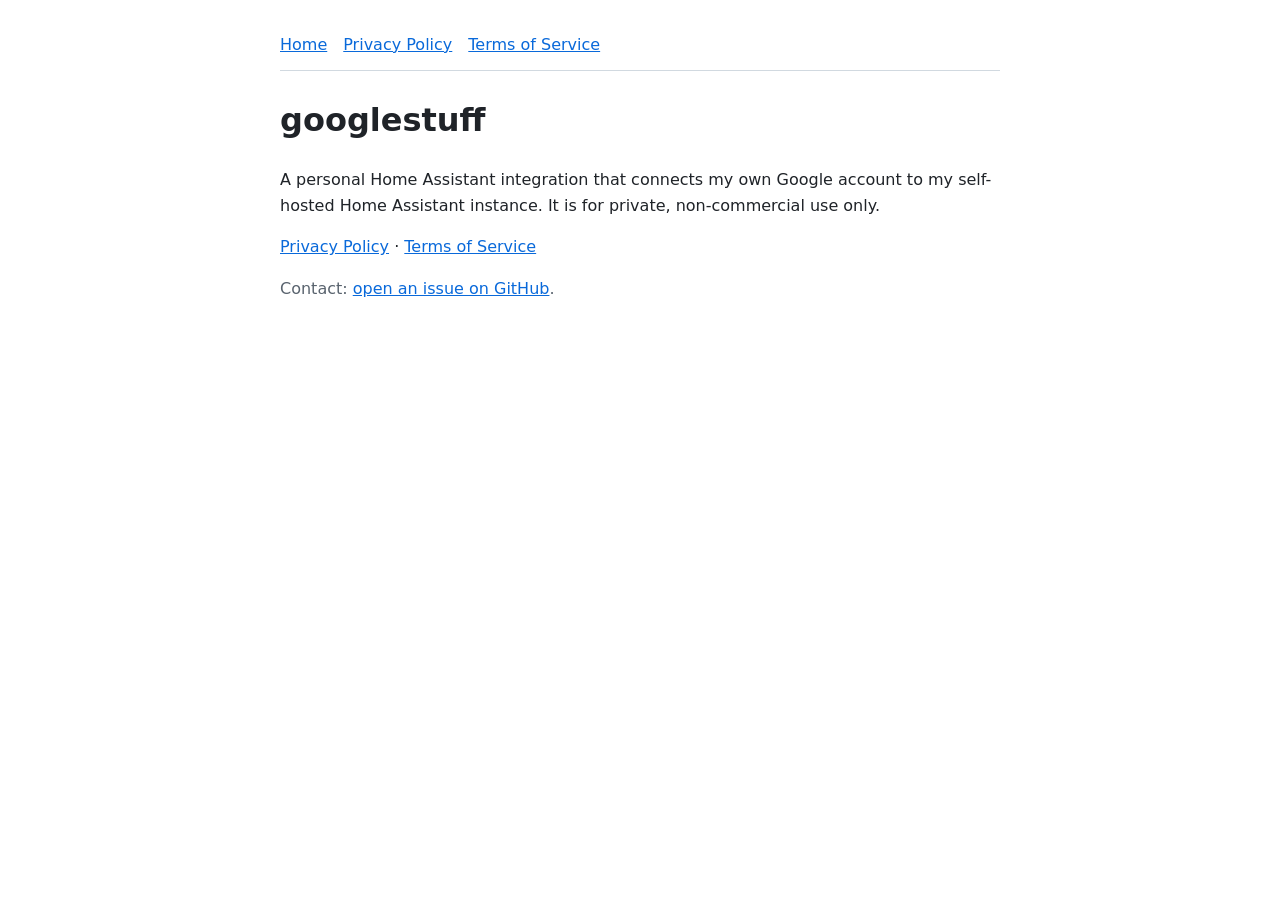
<file: index.html>
<!doctype html><html lang="en"><head><meta charset="utf-8"><meta name="viewport" content="width=device-width,initial-scale=1">
<title>googlestuff</title><link rel="stylesheet" href="style.css"></head><body><main>
<nav><a href="./">Home</a><a href="privacy.html">Privacy Policy</a><a href="terms.html">Terms of Service</a></nav>
<h1>googlestuff</h1>
<p>A personal Home Assistant integration that connects my own Google account to my self-hosted Home Assistant instance. It is for private, non-commercial use only.</p>
<p><a href="privacy.html">Privacy Policy</a> · <a href="terms.html">Terms of Service</a></p>
<p class="muted">Contact: <a href="https://github.com/irnutsmurt/googlestuff/issues">open an issue on GitHub</a>.</p>
</main></body></html>
</file>
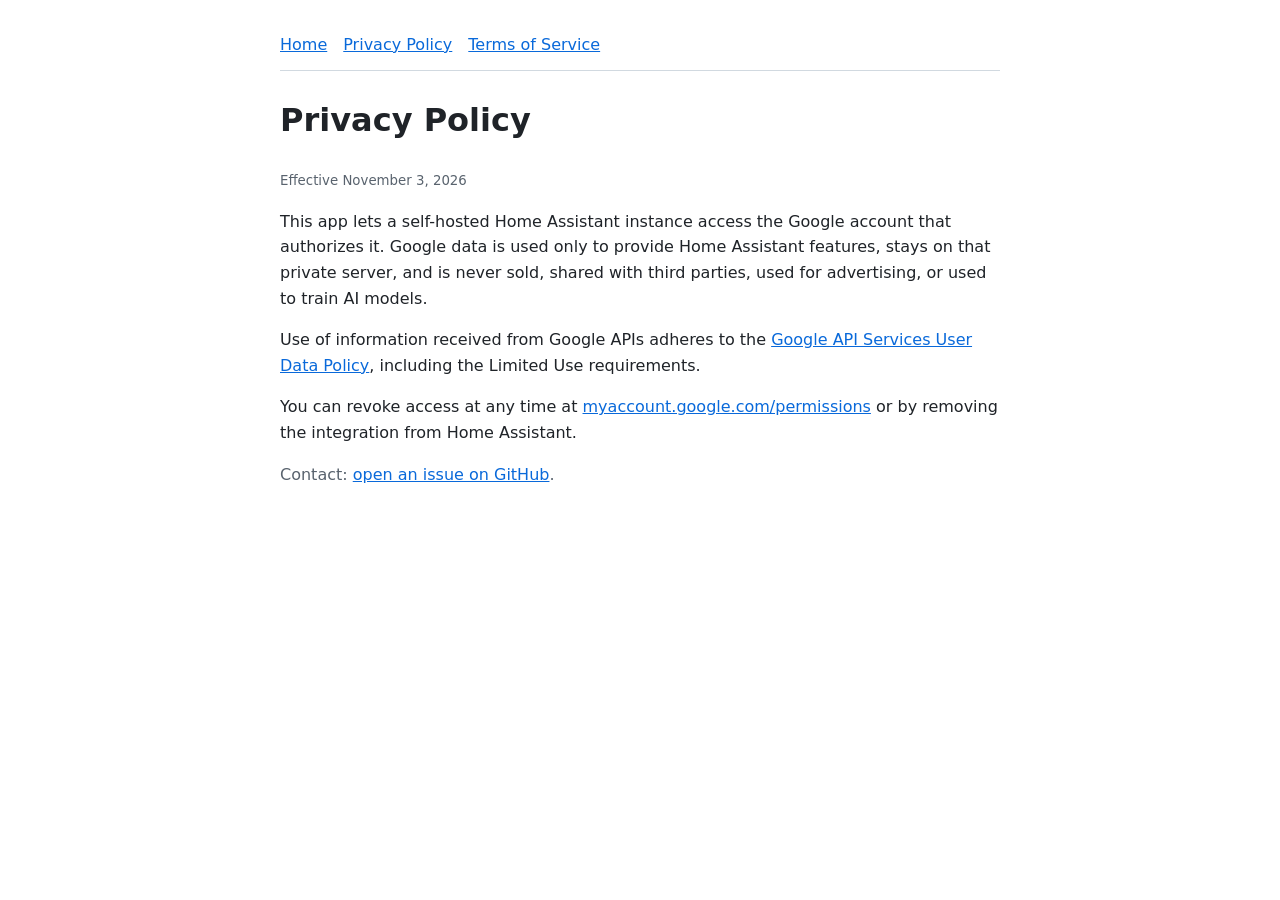
<file: privacy.html>
<!doctype html><html lang="en"><head><meta charset="utf-8"><meta name="viewport" content="width=device-width,initial-scale=1">
<title>Privacy Policy</title><link rel="stylesheet" href="style.css"></head><body><main>
<nav><a href="./">Home</a><a href="privacy.html">Privacy Policy</a><a href="terms.html">Terms of Service</a></nav>
<h1>Privacy Policy</h1>
<p><small>Effective November 3, 2026</small></p>
<p>This app lets a self-hosted Home Assistant instance access the Google account that authorizes it. Google data is used only to provide Home Assistant features, stays on that private server, and is never sold, shared with third parties, used for advertising, or used to train AI models.</p>
<p>Use of information received from Google APIs adheres to the <a href="https://developers.google.com/terms/api-services-user-data-policy">Google API Services User Data Policy</a>, including the Limited Use requirements.</p>
<p>You can revoke access at any time at <a href="https://myaccount.google.com/permissions">myaccount.google.com/permissions</a> or by removing the integration from Home Assistant.</p>
<p class="muted">Contact: <a href="https://github.com/irnutsmurt/googlestuff/issues">open an issue on GitHub</a>.</p>
</main></body></html>
</file>
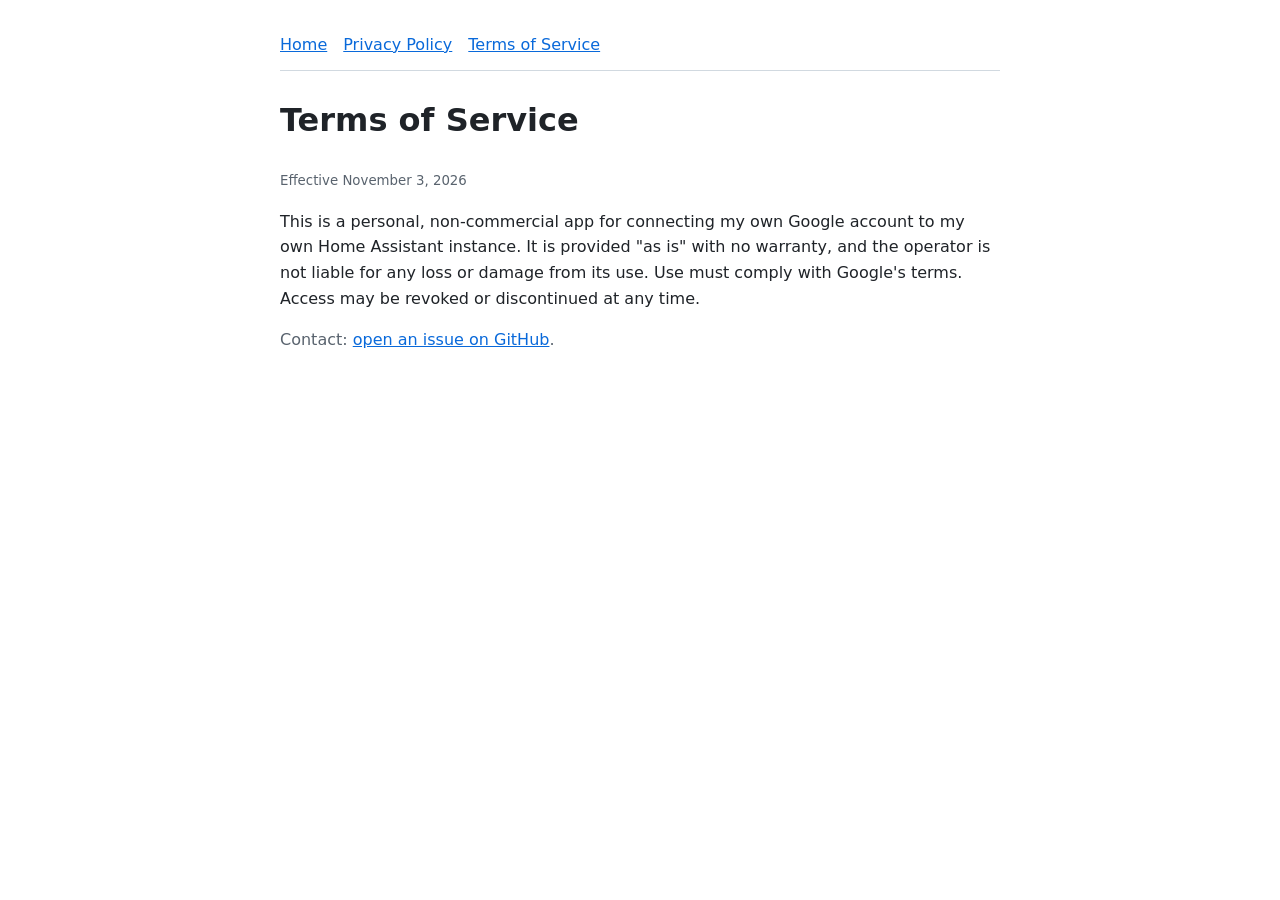
<file: terms.html>
<!doctype html><html lang="en"><head><meta charset="utf-8"><meta name="viewport" content="width=device-width,initial-scale=1">
<title>Terms of Service</title><link rel="stylesheet" href="style.css"></head><body><main>
<nav><a href="./">Home</a><a href="privacy.html">Privacy Policy</a><a href="terms.html">Terms of Service</a></nav>
<h1>Terms of Service</h1>
<p><small>Effective November 3, 2026</small></p>
<p>This is a personal, non-commercial app for connecting my own Google account to my own Home Assistant instance. It is provided "as is" with no warranty, and the operator is not liable for any loss or damage from its use. Use must comply with Google's terms. Access may be revoked or discontinued at any time.</p>
<p class="muted">Contact: <a href="https://github.com/irnutsmurt/googlestuff/issues">open an issue on GitHub</a>.</p>
</main></body></html>
</file>
<file: style.css>
:root{--bg:#fff;--fg:#1f2328;--muted:#59636e;--link:#0969da;--border:#d1d9e0}
@media (prefers-color-scheme:dark){:root{--bg:#0d1117;--fg:#e6edf3;--muted:#9198a1;--link:#4493f8;--border:#3d444d}}
body{background:var(--bg);color:var(--fg);font:16px/1.6 system-ui,-apple-system,"Segoe UI",sans-serif;margin:0}
main{max-width:720px;margin:0 auto;padding:32px 16px}
nav{display:flex;gap:16px;border-bottom:1px solid var(--border);padding-bottom:12px;margin-bottom:24px}
a{color:var(--link)}h1{margin-top:0}small,.muted{color:var(--muted)}
</file>
